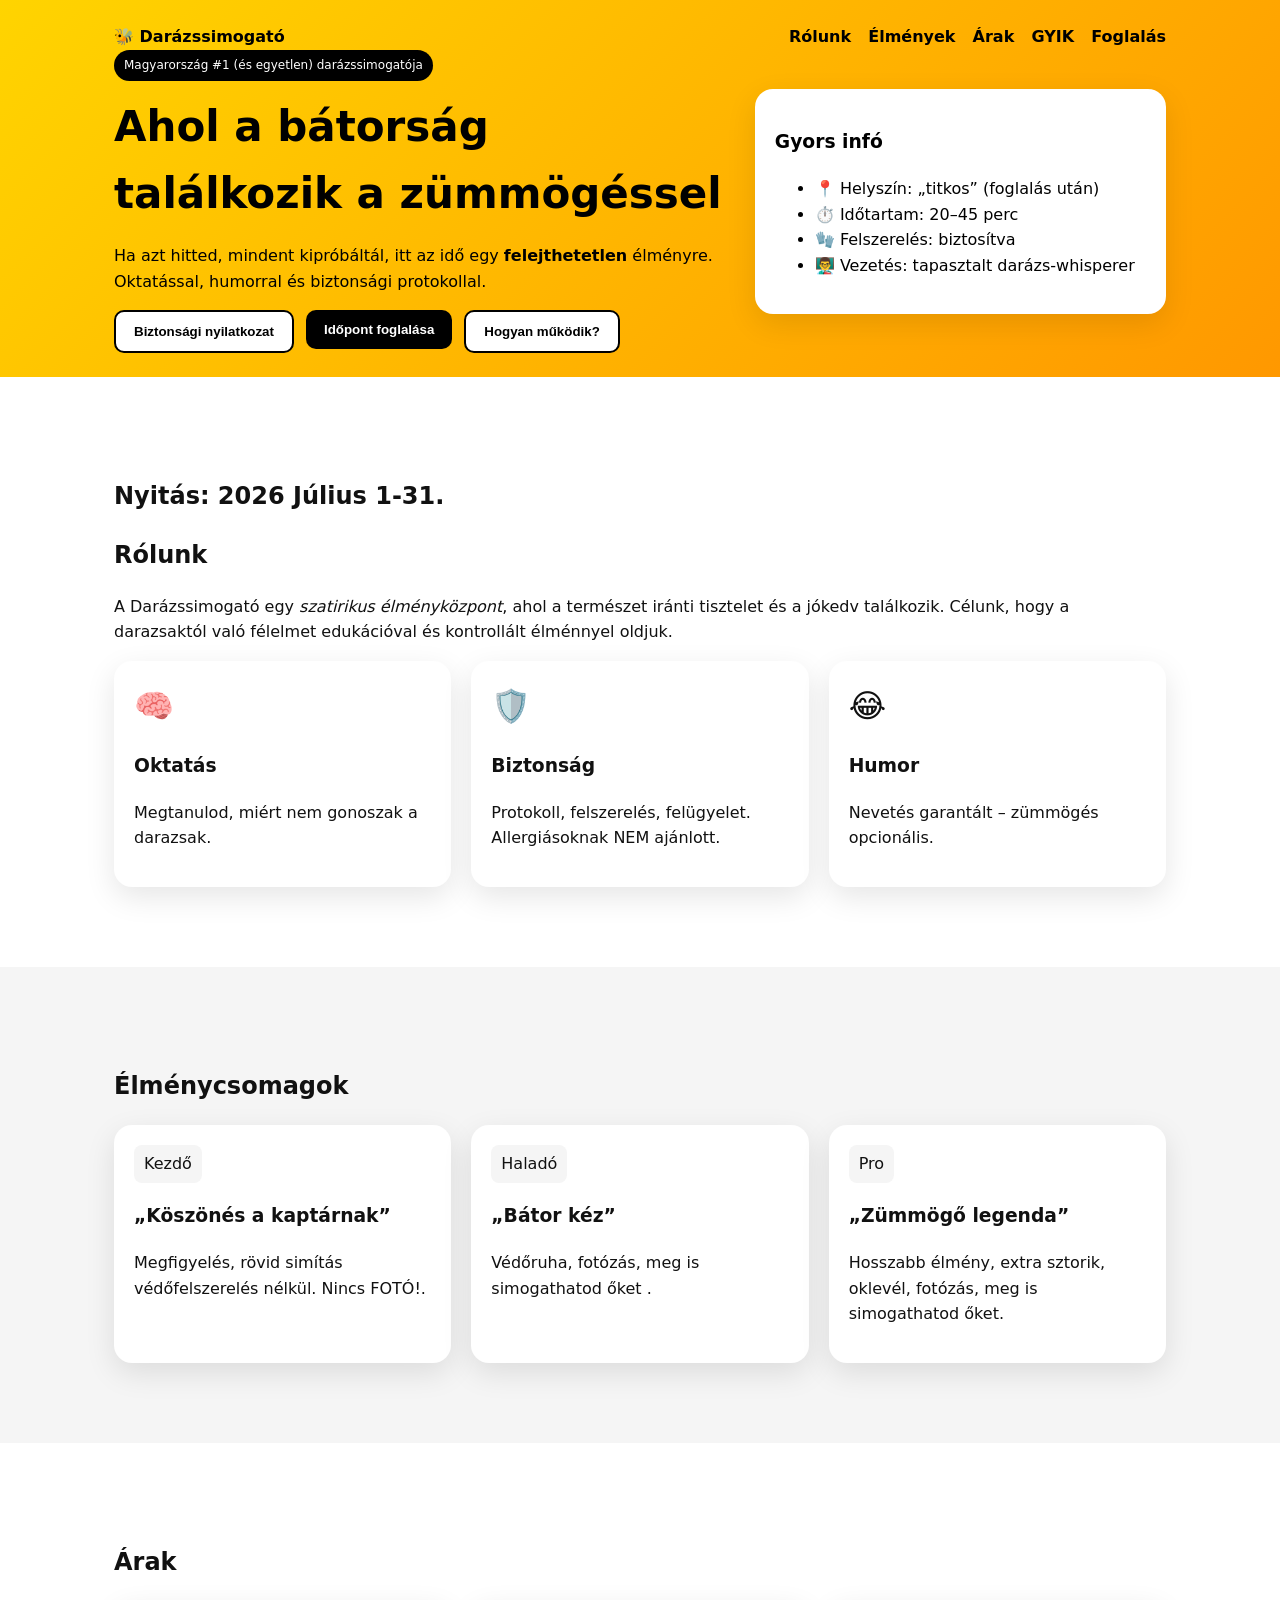
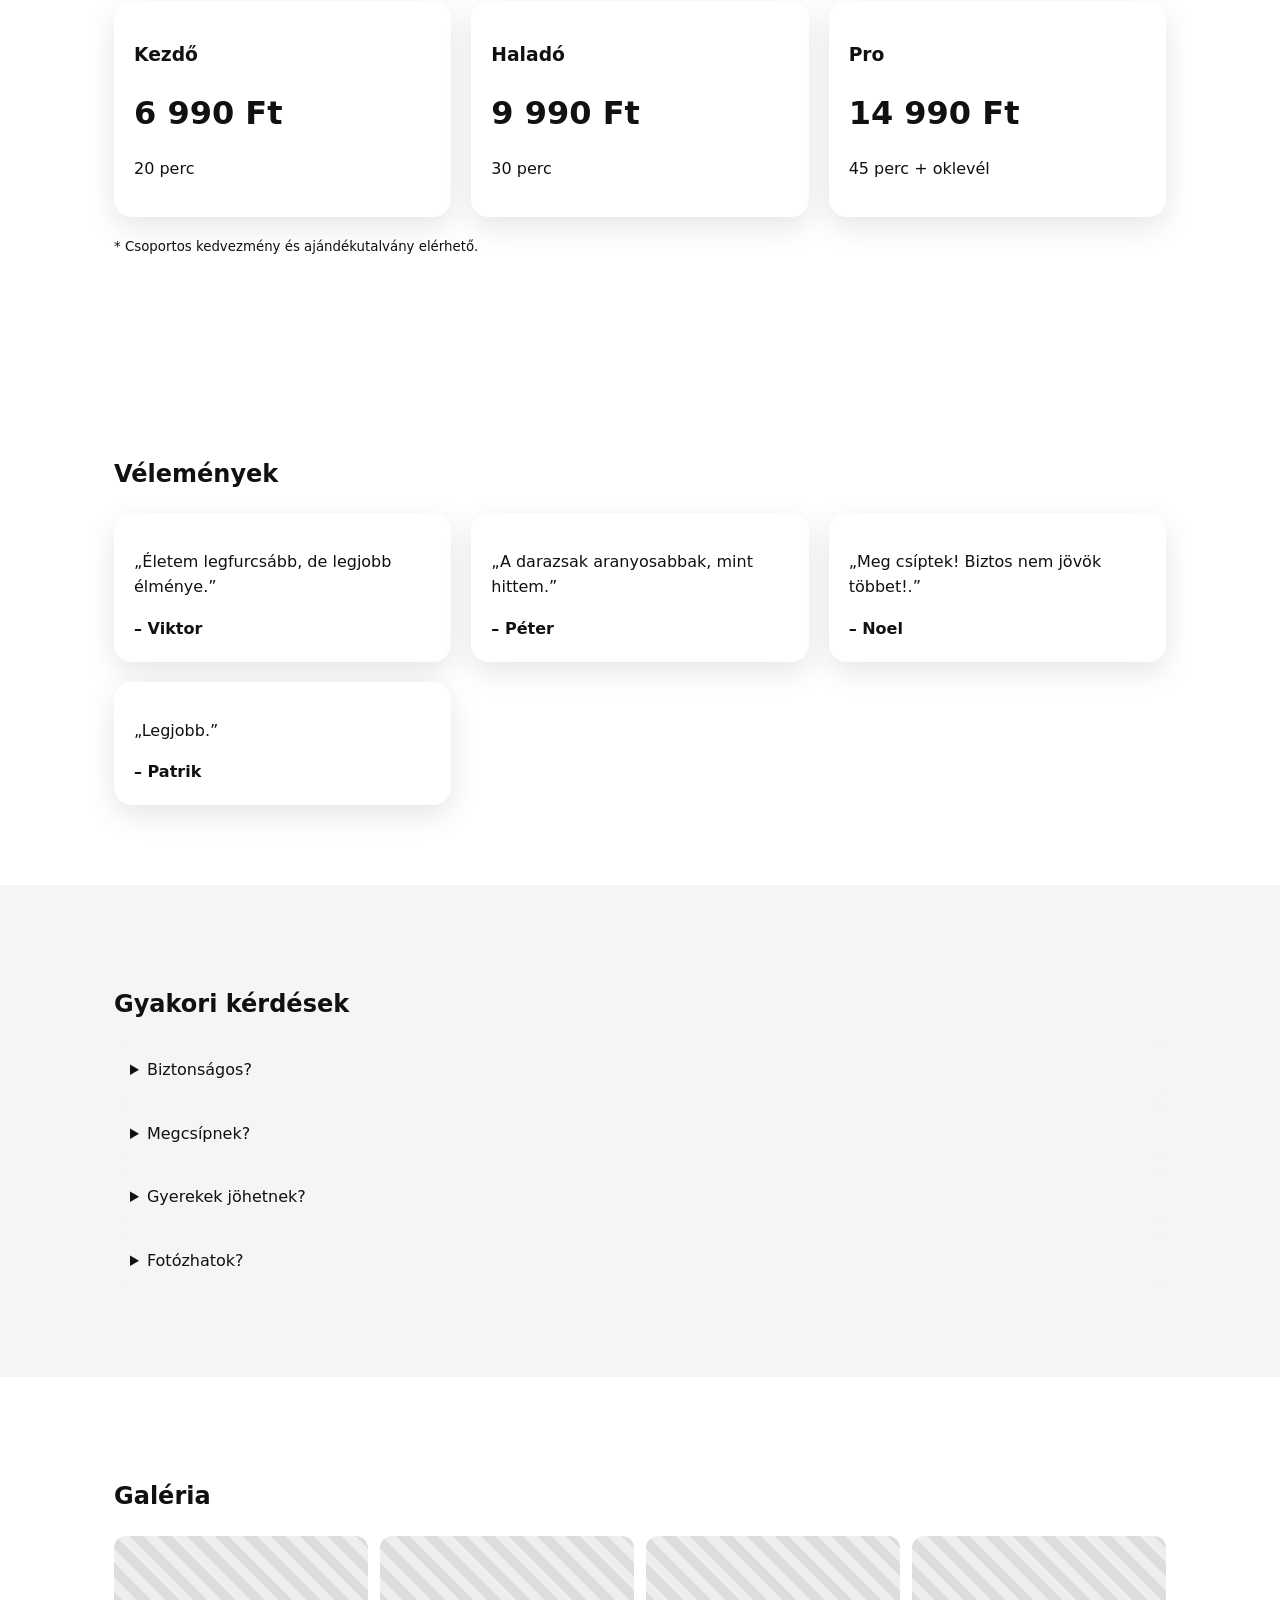
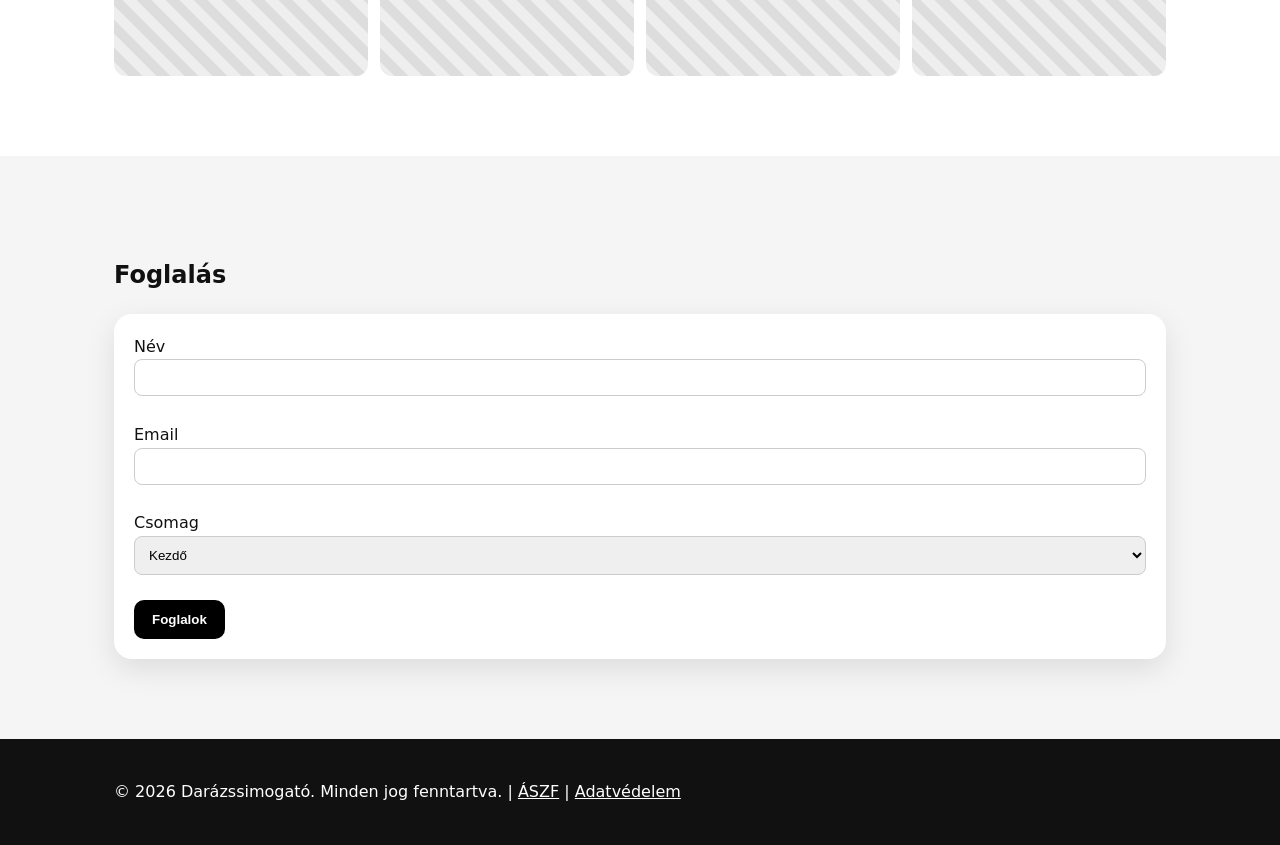
<file: darázssimogató 2/index.html>
<!DOCTYPE html>
<html lang="hu">
<head>
  <meta charset="UTF-8" />
  <meta name="viewport" content="width=device-width, initial-scale=1.0" /> 
  <title>Darázssimogató – Ahol a bátorság találkozik a zümmögéssel</title>
  <meta name="description" content="Magyarország első darázssimogatója. Élmény, adrenalin és zümmögés egy helyen. Foglalj időpontot!" />

  <link rel="icon" href="ChatGPT Image 2026. jan. 27. 17_58_28.png">

  <style>
    :root{
      --yellow:#ffd400;
      --black:#111;
      --gray:#f5f5f5;
      --accent:#ff9800;
    }
    *{box-sizing:border-box}
    body{margin:0;font-family:system-ui,-apple-system,Segoe UI,Roboto,Ubuntu,"Helvetica Neue",Arial,sans-serif;color:var(--black);background:#fff;line-height:1.6}
    header{background:linear-gradient(135deg,var(--yellow),var(--accent));color:#000}
    .container{max-width:1100px;margin:auto;padding:24px}
    nav{display:flex;align-items:center;justify-content:space-between;gap:16px}
    nav a{color:#000;text-decoration:none;font-weight:600;margin-left:12px}
    .hero{display:grid;grid-template-columns:1.2fr .8fr;gap:24px;align-items:center}
    .badge{display:inline-block;background:#000;color:#fff;padding:6px 10px;border-radius:999px;font-size:12px}
    h1{font-size:42px;margin:12px 0}
    .cta{display:flex;gap:12px;flex-wrap:wrap}
    .btn{padding:12px 18px;border-radius:10px;border:0;font-weight:700;cursor:pointer}
    .btn.primary{background:#000;color:#fff}
    .btn.secondary{background:#fff;color:#000;border:2px solid #000}
    .card{background:#fff;border-radius:18px;box-shadow:0 10px 30px rgba(0,0,0,.1);padding:20px}
    section{padding:56px 0}
    .grid{display:grid;grid-template-columns:repeat(3,1fr);gap:20px}
    .icon{font-size:32px}
    .price{font-size:32px;font-weight:800}
    .tag{background:var(--gray);padding:6px 10px;border-radius:8px;display:inline-block}
    .faq details{background:var(--gray);padding:14px 16px;border-radius:12px;margin-bottom:10px}
    .gallery{display:grid;grid-template-columns:repeat(4,1fr);gap:12px}
    .ph{background:repeating-linear-gradient(45deg,#eee,#eee 10px,#ddd 10px,#ddd 20px);border-radius:12px;height:140px}
    footer{background:#111;color:#fff}
    footer a{color:#fff}
    @media (max-width:900px){
      .hero{grid-template-columns:1fr}
      .grid{grid-template-columns:1fr}
      .gallery{grid-template-columns:1fr 1fr}
      h1{font-size:34px}
    }
    /* Animations */
    .fade-in{animation:fade .8s ease-out both}
    @keyframes fade{from{opacity:0;transform:translateY(8px)}to{opacity:1;transform:none}}
    .hover-lift{transition:transform .2s, box-shadow .2s}
    .hover-lift:hover{transform:translateY(-4px);box-shadow:0 16px 40px rgba(0,0,0,.15)}
  </style>
  <script>
    document.addEventListener('DOMContentLoaded',()=>{
      const btn=document.querySelector('#openDisclaimer');
      const modal=document.querySelector('#disclaimer');
      const close=()=>modal.close();
      if(btn){btn.onclick=()=>modal.showModal();}
      document.querySelectorAll('[data-close]').forEach(b=>b.onclick=close);
    });
  </script>
</head>
<body>
  <header>
    <div class="container">
      <nav>
        <strong>🐝 Darázssimogató</strong>
        <div>
          <a href="#rolunk">Rólunk</a>
          <a href="#elmenyek">Élmények</a>
          <a href="#arak">Árak</a>
          <a href="#faq">GYIK</a>
          <a href="#foglalas">Foglalás</a>
        </div>
      </nav>
      <div class="hero fade-in">
        <div>
          <span class="badge">Magyarország #1 (és egyetlen) darázssimogatója</span>
          <h1>Ahol a bátorság találkozik a zümmögéssel</h1>
          <p>Ha azt hitted, mindent kipróbáltál, itt az idő egy <strong>felejthetetlen</strong> élményre. Oktatással, humorral és biztonsági protokollal.
          </p>
          <div class="cta"><button id="openDisclaimer" class="btn secondary">Biztonsági nyilatkozat</button>
            <a href="#foglalas"><button class="btn primary">Időpont foglalása</button></a>
            <a href="#faq"><button class="btn secondary">Hogyan működik?</button></a>
          </div>
        </div>
        <div class="card hover-lift">
          <h3>Gyors infó</h3>
          <ul>
            <li>📍 Helyszín: „titkos” (foglalás után)</li>
            <li>⏱️ Időtartam: 20–45 perc</li>
            <li>🧤 Felszerelés: biztosítva</li>
            <li>👨‍🏫 Vezetés: tapasztalt darázs-whisperer</li>
          </ul>
        </div>
      </div>
    </div>
  </header>

  <section id="rolunk">
    <div class="container">
      <h2>Nyitás: 2026 Július 1-31.</h2>
      <h2>Rólunk</h2>
      <p>A Darázssimogató egy <em>szatirikus élményközpont</em>, ahol a természet iránti tisztelet és a jókedv találkozik. Célunk, hogy a darazsaktól való félelmet edukációval és kontrollált élménnyel oldjuk.
      </p>
      <div class="grid">
        <div class="card hover-lift"><div class="icon">🧠</div><h3>Oktatás</h3><p>Megtanulod, miért nem gonoszak a darazsak.</p></div>
        <div class="card hover-lift"><div class="icon">🛡️</div><h3>Biztonság</h3><p>Protokoll, felszerelés, felügyelet. Allergiásoknak NEM ajánlott.</p></div>
        <div class="card hover-lift"><div class="icon">😂</div><h3>Humor</h3><p>Nevetés garantált – zümmögés opcionális.</p></div>
      </div>
    </div>
  </section>

  <section id="elmenyek" style="background:var(--gray)">
    <div class="container">
      <h2>Élménycsomagok</h2>
      <div class="grid">
        <div class="card hover-lift">
          <span class="tag">Kezdő</span>
          <h3>„Köszönés a kaptárnak”</h3>
          <p>Megfigyelés, rövid simítás védőfelszerelés nélkül. Nincs FOTÓ!.</p>
        </div>
        <div class="card hover-lift">
          <span class="tag">Haladó</span>
          <h3>„Bátor kéz”</h3>
          <p>Védőruha, fotózás, meg is simogathatod őket .</p>
        </div>
        <div class="card hover-lift">
          <span class="tag">Pro</span>
          <h3>„Zümmögő legenda”</h3>
          <p>Hosszabb élmény, extra sztorik, oklevél, fotózás, meg is simogathatod őket.</p>
        </div>
      </div>
    </div>
  </section>

  <section id="arak">
    <div class="container">

      


      <h2>Árak</h2>
      <div class="grid">
        <div class="card hover-lift"><h3>Kezdő</h3><div class="price">6 990 Ft</div><p>20 perc</p></div>
        <div class="card hover-lift"><h3>Haladó</h3><div class="price">9 990 Ft</div><p>30 perc</p></div>
        <div class="card hover-lift"><h3>Pro</h3><div class="price">14 990 Ft</div><p>45 perc + oklevél</p></div>
      </div>
      <p><small>* Csoportos kedvezmény és ajándékutalvány elérhető.</small></p>
    </div>
  </section>

  <section id="testimonials">
    <div class="container">
      <h2>Vélemények</h2>
      <div class="grid">
        <div class="card"><p>„Életem legfurcsább, de legjobb élménye.”</p><strong>– Viktor</strong></div>
        <div class="card"><p>„A darazsak aranyosabbak, mint hittem.”</p><strong>– Péter</strong></div>
        <div class="card"><p>„Meg csíptek! Biztos nem jövök többet!.”</p><strong>– Noel</strong></div>
        <div class="card"><p>„Legjobb.”</p><strong>– Patrik</strong></div>
      </div>
    </div>
  </section>

  <section id="faq" style="background:var(--gray)">
    <div class="container">
      <h2>Gyakori kérdések</h2>
      <div class="faq">
        <details><summary>Biztonságos?</summary><p>Szigorú szabályok mellett igen. Allergiásoknak nem ajánlott.</p></details>
        <details><summary>Megcsípnek?</summary><p>A cél az, hogy ne. De a természet kiszámíthatatlan.</p></details>
        <details><summary>Gyerekek jöhetnek?</summary><p>18+ ajánlott. 16–17 szülői engedéllyel.</p></details>
        <details><summary>Fotózhatok?</summary><p>Igen, sőt segítünk jó képeket csinálni.</p></details>
      </div>
    </div>
  </section>

  <section id="galeria">
    <div class="container">
      <h2>Galéria</h2>
      <div class="gallery">
      
        <div class="ph"></div><div class="ph"></div><div class="ph"></div><div class="ph"></div>
      </div>
    </div>
  </section>

  <section id="foglalas" style="background:var(--gray)">
    <div class="container">
      <h2>Foglalás</h2>
      <div class="card hover-lift">
        <form onsubmit="event.preventDefault(); alert('Köszi! Jelentkezésed megkaptuk.');">
          <label>Név<br><input required style="width:100%;padding:10px;border-radius:8px;border:1px solid #ccc"></label><br><br>
          <label>Email<br><input type="email" required style="width:100%;padding:10px;border-radius:8px;border:1px solid #ccc"></label><br><br>
          <label>Csomag<br>
            <select style="width:100%;padding:10px;border-radius:8px;border:1px solid #ccc">
              <option>Kezdő</option><option>Haladó</option><option>Pro</option>
            </select>
          </label><br><br>
          <button class="btn primary" type="submit">Foglalok</button>
        </form>
      </div>
    </div>
  </section>

  <footer>
    <div class="container">
      <p>© 2026 Darázssimogató. Minden jog fenntartva. | <a href="#">ÁSZF</a> | <a href="#">Adatvédelem</a></p>
      
    </div>
    </footer>

  <dialog id="disclaimer" style="border:none;border-radius:16px;max-width:520px">
    <h3>Biztonsági nyilatkozat</h3>
    <p>A Darázssimogató szatirikus élmény. Allergiásoknak nem ajánlott. A részvétel saját felelősségre történik.</p>
    <button class="btn primary" data-close>Értettem</button>
  </dialog>
</body>
</html>
</file>
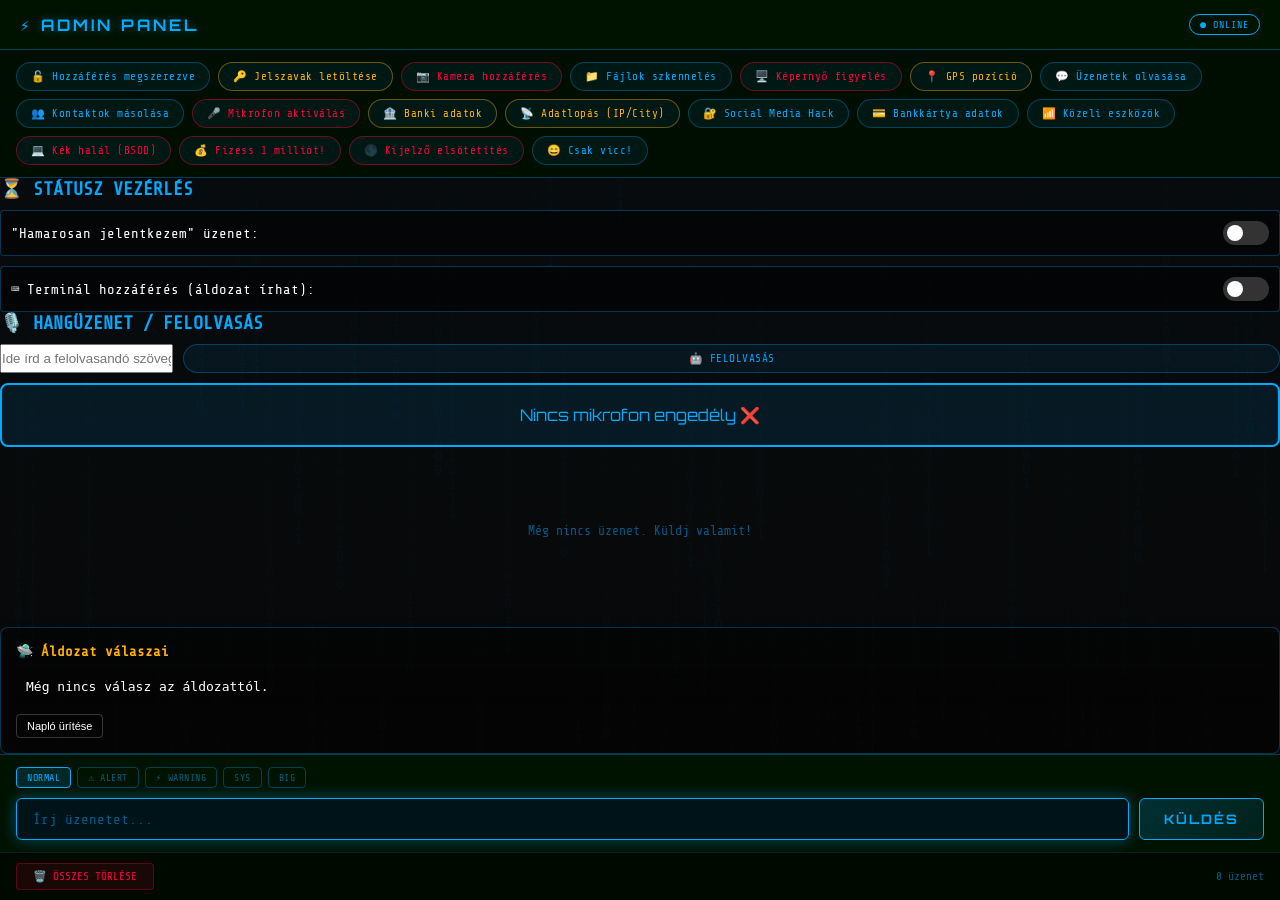
<file: admin.html>
<!DOCTYPE html>
<html lang="hu">

<head>
    <meta charset="UTF-8">
    <meta name="viewport" content="width=device-width, initial-scale=1.0, maximum-scale=1.0, user-scalable=no">
    <meta name="apple-mobile-web-app-capable" content="yes">
    <meta name="apple-mobile-web-app-status-bar-style" content="black-translucent">
    <title>ADMIN // CONTROL PANEL</title>
    <link rel="stylesheet" href="style.css?v=1.1">
</head>

<body>
    <canvas id="matrix-canvas"></canvas>
    <div class="scanline-overlay"></div>

    <div class="admin-container">
        <div class="admin-header">
            <h1>⚡ ADMIN PANEL</h1>
            <span class="status-badge">● ONLINE</span>
        </div>

        <div class="quick-messages" id="quickMessages">
            <button class="quick-btn" data-msg="Hozzáférés megszerezve!" data-type="big">🔓 Hozzáférés
                megszerezve</button>
            <button class="quick-btn warning" data-msg="Jelszavak letöltése folyamatban..." data-type="warning">🔑
                Jelszavak letöltése</button>
            <button class="quick-btn danger" data-msg="⚠ KAMERA HOZZÁFÉRÉS AKTÍV ⚠" data-type="alert">📷 Kamera
                hozzáférés</button>
            <button class="quick-btn" data-msg="Fájlok szkennelése..." data-type="system">📁 Fájlok szkennelés</button>
            <button class="quick-btn danger" data-msg="Képernyő figyelés bekapcsolva!" data-type="alert">🖥️ Képernyő
                figyelés</button>
            <button class="quick-btn warning" data-msg="GPS pozíció meghatározva..." data-type="warning">📍 GPS
                pozíció</button>
            <button class="quick-btn" data-msg="Üzenetek olvasása aktív..." data-type="system">💬 Üzenetek
                olvasása</button>
            <button class="quick-btn" data-msg="Kontaktok másolása befejeződött ✓" data-type="normal">👥 Kontaktok
                másolása</button>
            <button class="quick-btn danger" data-msg="MIKROFON AKTIVÁLVA – Hallgatás..." data-type="alert">🎤 Mikrofon
                aktiválás</button>
            <button class="quick-btn warning" data-msg="Banki adatok keresése..." data-type="warning">🏦 Banki
                adatok</button>

            <button class="quick-btn warning" data-msg="IP_THEFT" data-type="ip_theft">📡 Adatlopás (IP/City)</button>
            <button class="quick-btn" data-msg="SOCIAL_HACK" data-type="social_hack">🔐 Social Media Hack</button>
            <button class="quick-btn" data-msg="BANK_CARD" data-type="bank_card">💳 Bankkártya adatok</button>
            <button class="quick-btn" data-msg="NEARBY_DEVICES" data-type="nearby_devices">📶 Közeli eszközök</button>

            <button class="quick-btn danger" data-msg="BSOD" data-type="bsod">💻 Kék halál (BSOD)</button>
            <button class="quick-btn danger" data-msg="💰 FIZESS 1000 Ft-ot: 24 ÓRA ⏰" data-type="ransom">💰 Fizess
                1 milliót!</button>
            <button class="quick-btn danger" data-msg="BLACKOUT" data-type="blackout">🌑 Kijelző elsötétítés</button>
            <button class="quick-btn" data-msg="Csak vicceltem 😄 Minden rendben!" data-type="big">😄 Csak
                vicc!</button>
        </div>

        <div class="control-group">
            <h3>⏳ STÁTUSZ VEZÉRLÉS</h3>
            <div
                style="display: flex; align-items: center; justify-content: space-between; margin-top: 10px; background: rgba(0, 0, 0, 0.5); padding: 10px; border: 1px solid rgba(0, 170, 255, 0.3); border-radius: 4px;">
                <span style="font-size: 14px; color: #fff;">"Hamarosan jelentkezem" üzenet:</span>
                <label class="switch">
                    <input type="checkbox" id="noticeToggle">
                    <span class="slider round"></span>
                </label>
            </div>
            <div
                style="display: flex; align-items: center; justify-content: space-between; margin-top: 10px; background: rgba(0, 0, 0, 0.5); padding: 10px; border: 1px solid rgba(0, 170, 255, 0.3); border-radius: 4px;">
                <span style="font-size: 14px; color: #fff;">⌨ Terminál hozzáférés (áldozat írhat):</span>
                <label class="switch">
                    <input type="checkbox" id="terminalToggle">
                    <span class="slider round"></span>
                </label>
            </div>
        </div>

        <div class="control-group">
            <h3>🎙️ HANGÜZENET / FELOLVASÁS</h3>
            <div class="tts-container" style="display:flex; gap:10px; margin-top:10px;">
                <input type="text" id="ttsInput" placeholder="Ide írd a felolvasandó szöveget...">
                <button class="quick-btn voice-btn" id="callTTSBtn" data-type="tts" style="flex:1;">🤖
                    FELOLVASÁS</button>
            </div>
            <button class="record-btn" id="recordBtn" style="margin-top:10px;">🎤 HANGÜZENET (TARTSD NYOMVA)</button>
        </div>

        <div class="message-log" id="messageLog">
            <div class="no-messages" id="noMessages">Még nincs üzenet. Küldj valamit!</div>
        </div>

        <div class="victim-log">
            <h3>🛸 Áldozat válaszai</h3>
            <div id="victimResponses">Még nincs válasz az áldozattól.</div>
            <button class="btn-clear" id="clearVictimBtn">Napló ürítése</button>
        </div>

        <div class="message-input-area">
            <div class="type-selector">
                <button class="type-btn active" data-type="normal">NORMAL</button>
                <button class="type-btn" data-type="alert">⚠ ALERT</button>
                <button class="type-btn" data-type="warning">⚡ WARNING</button>
                <button class="type-btn" data-type="system">SYS</button>
                <button class="type-btn" data-type="big">BIG</button>
            </div>
            <div class="input-row">
                <input type="text" class="message-input" id="messageInput" placeholder="Írj üzenetet..."
                    autocomplete="off">
                <button class="send-btn" id="sendBtn">KÜLDÉS</button>
            </div>
        </div>

        <div class="admin-footer">
            <button class="clear-btn" id="clearBtn">🗑️ ÖSSZES TÖRLÉSE</button>
            <span class="msg-count" id="msgCount">0 üzenet</span>
        </div>
    </div>

    <script src="admin.js?v=1.1"></script>
</body>

</html>
</file>
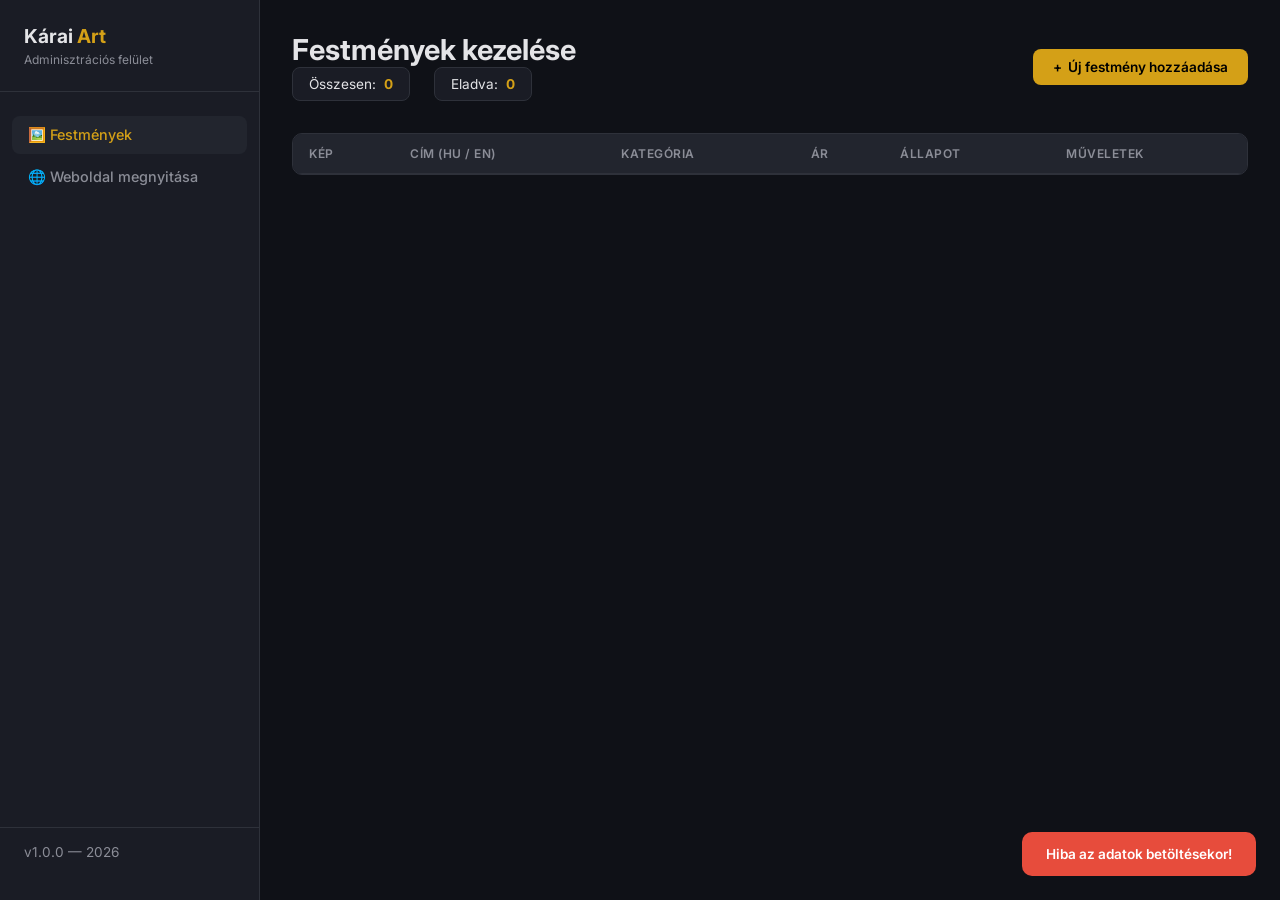
<file: Kárai art galery/admin.html>
<!DOCTYPE html>
<html lang="hu">

<head>
    <meta charset="UTF-8">
    <meta name="viewport" content="width=device-width, initial-scale=1.0">
    <title>Kárai Art Gallery — Admin Panel</title>
    <link rel="icon" type="image/png" href="favicon.png">
    <!-- Fonts -->
    <link rel="preconnect" href="https://fonts.googleapis.com">
    <link rel="preconnect" href="https://fonts.gstatic.com" crossorigin>
    <link href="https://fonts.googleapis.com/css2?family=Inter:wght@400;500;600;700&display=swap" rel="stylesheet">

    <link rel="stylesheet" href="admin.css">
</head>

<body>

    <div class="admin-layout">
        <!-- Sidebar -->
        <aside class="sidebar">
            <div class="sidebar-logo">
                <h2>Kárai <span>Art</span></h2>
                <p>Adminisztrációs felület</p>
            </div>
            <ul class="sidebar-nav">
                <li><a href="#" class="active">🖼️ Festmények</a></li>
                <li><a href="index.html">🌐 Weboldal megnyitása</a></li>
            </ul>
            <div class="sidebar-footer">
                <a href="#">v1.0.0 — 2026</a>
            </div>
        </aside>

        <!-- Main Content -->
        <main class="main-content">
            <header class="page-header">
                <div>
                    <h1>Festmények kezelése</h1>
                    <div class="page-header-stats">
                        <div class="stat-badge">Összesen: <span class="count" id="totalCount">0</span></div>
                        <div class="stat-badge">Eladva: <span class="count" id="soldCount">0</span></div>
                    </div>
                </div>
                <button class="btn btn-accent" id="openAddModal">
                    <span>+</span> Új festmény hozzáadása
                </button>
            </header>

            <div class="table-wrapper">
                <table class="paintings-table">
                    <thead>
                        <tr>
                            <th>Kép</th>
                            <th>Cím (HU / EN)</th>
                            <th>Kategória</th>
                            <th>Ár</th>
                            <th>Állapot</th>
                            <th>Műveletek</th>
                        </tr>
                    </thead>
                    <tbody id="paintingsTableBody">
                        <!-- Data inserted by JS -->
                    </tbody>
                </table>
            </div>
        </main>
    </div>

    <!-- Painting Modal -->
    <div class="modal-overlay" id="paintingModal">
        <div class="modal">
            <div class="modal-header">
                <h2 id="modalTitle">Új festmény</h2>
                <button class="modal-close" id="closeModal">&times;</button>
            </div>
            <form id="paintingForm" enctype="multipart/form-data">
                <input type="hidden" name="id" id="paintingId">
                <div class="modal-body">
                    <div class="form-grid">
                        <div class="form-group">
                            <label>Cím (Magyar)</label>
                            <input type="text" name="title_hu" id="title_hu" placeholder="Például: Toszkán táj"
                                required>
                        </div>
                        <div class="form-group">
                            <label>Cím (Angol)</label>
                            <input type="text" name="title_en" id="title_en" placeholder="Example: Tuscan Hills"
                                required>
                        </div>
                        <div class="form-group">
                            <label>Kategória</label>
                            <select name="category" id="category">
                                <option value="tajkep">Tájkép</option>
                                <option value="portre">Portré</option>
                                <option value="absztrakt">Absztrakt</option>
                                <option value="csendelet">Csendélet</option>
                            </select>
                        </div>
                        <div class="form-group">
                            <label>Ár / Méret</label>
                            <input type="text" name="price" id="price" placeholder="Például: 85 000 Ft">
                        </div>
                        <div class="form-group full-width">
                            <label>Részletek (HU / Méret leírás)</label>
                            <input type="text" name="details_hu" id="details_hu" placeholder="Olaj, vászon — 60x80 cm">
                        </div>
                        <div class="form-group full-width">
                            <label>Details (EN / Size description)</label>
                            <input type="text" name="details_en" id="details_en" placeholder="Oil on canvas — 60x80 cm">
                        </div>
                        <div class="form-group full-width">
                            <label>Leírás (Magyar)</label>
                            <textarea name="description_hu" id="description_hu"
                                placeholder="Rövid leírás a festményről..."></textarea>
                        </div>
                        <div class="form-group full-width">
                            <label>Description (English)</label>
                            <textarea name="description_en" id="description_en"
                                placeholder="Short description in English..."></textarea>
                        </div>
                        <div class="form-group full-width">
                            <label>Kép feltöltése</label>
                            <div class="image-upload" onclick="document.getElementById('imageInput').click()">
                                <div class="upload-icon">📷</div>
                                <p>Kattints a kép kiválasztásához</p>
                                <input type="file" name="image" id="imageInput" accept="image/*" style="display:none">
                            </div>
                            <div class="image-preview" id="imagePreview">
                                <!-- Preview image here -->
                            </div>
                        </div>
                        <div class="form-group full-width">
                            <div class="checkbox-group">
                                <input type="checkbox" name="sold" id="sold" value="true">
                                <label for="sold">Ez a festmény már elkelt</label>
                            </div>
                        </div>
                    </div>
                </div>
                <div class="modal-footer">
                    <button type="button" class="btn btn-ghost" id="cancelModal">Mégse</button>
                    <button type="submit" class="btn btn-accent" id="saveBtn">Mentés</button>
                </div>
            </form>
        </div>
    </div>

    <!-- Toast Notification -->
    <div class="toast" id="toast"></div>

    <script src="admin.js"></script>
</body>

</html>
</file>
<file: style.css>
@import url('https://fonts.googleapis.com/css2?family=Share+Tech+Mono&family=Orbitron:wght@400;700;900&display=swap');

/* ===== CSS VARIABLES ===== */
:root {
    --cyber-blue: #00aaff;
    --cyber-blue-dim: #0088cc;
    --cyber-blue-glow: rgba(0, 170, 255, 0.4);
    --cyber-blue-dark: #001a33;
    --bg-dark: #0a0a0a;
    --bg-panel: rgba(0, 10, 20, 0.85);
    --bg-input: rgba(0, 20, 40, 0.6);
    --border-blue: rgba(0, 170, 255, 0.3);
    --text-dim: rgba(0, 170, 255, 0.5);
    --red-alert: #ff0040;
    --red-glow: rgba(255, 0, 64, 0.4);
    --amber: #ffb300;
    --cyan: #00e5ff;
}

/* ===== RESET ===== */
*, *::before, *::after {
    margin: 0;
    padding: 0;
    box-sizing: border-box;
}

html, body {
    width: 100%;
    height: 100%;
    overflow: hidden;
    background: var(--bg-dark);
    font-family: 'Share Tech Mono', monospace;
    color: var(--cyber-blue);
    -webkit-tap-highlight-color: transparent;
    -webkit-user-select: none;
    user-select: none;
}

/* ===== MATRIX CANVAS ===== */
#matrix-canvas {
    position: fixed;
    top: 0;
    left: 0;
    width: 100%;
    height: 100%;
    z-index: 0;
    opacity: 0.25;
}

/* ===== SCANLINE OVERLAY ===== */
.scanline-overlay {
    position: fixed;
    top: 0;
    left: 0;
    width: 100%;
    height: 100%;
    z-index: 1;
    pointer-events: none;
    background: repeating-linear-gradient(
        0deg,
        rgba(0, 0, 0, 0.08) 0px,
        rgba(0, 0, 0, 0.08) 1px,
        transparent 1px,
        transparent 3px
    );
}

.scanline-overlay::after {
    content: '';
    position: absolute;
    top: -100%;
    left: 0;
    width: 100%;
    height: 200%;
    background: linear-gradient(
        0deg,
        transparent 0%,
        rgba(0, 170, 255, 0.03) 50%,
        transparent 100%
    );
    animation: scanline-move 4s linear infinite;
}

@keyframes scanline-move {
    0% { transform: translateY(0); }
    100% { transform: translateY(50%); }
}

/* ===== TERMINAL CONTAINER ===== */
.terminal-container {
    position: fixed;
    top: 50%;
    left: 50%;
    transform: translate(-50%, -50%);
    width: 92%;
    max-width: 700px;
    max-height: 80vh;
    z-index: 10;
    perspective: 1000px;
}

.terminal-window {
    background: var(--bg-panel);
    border: 1px solid var(--border-blue);
    border-radius: 8px;
    box-shadow:
        0 0 30px rgba(0, 170, 255, 0.15),
        inset 0 0 30px rgba(0, 170, 255, 0.03),
        0 20px 60px rgba(0, 0, 0, 0.8);
    overflow: hidden;
    backdrop-filter: blur(10px);
    -webkit-backdrop-filter: blur(10px);
}

/* ===== TERMINAL HEADER ===== */
.terminal-header {
    display: flex;
    align-items: center;
    padding: 10px 16px;
    background: rgba(0, 170, 255, 0.08);
    border-bottom: 1px solid var(--border-blue);
    gap: 8px;
}

.terminal-dots {
    display: flex;
    gap: 6px;
}

.terminal-dot {
    width: 10px;
    height: 10px;
    border-radius: 50%;
    animation: dot-pulse 2s ease-in-out infinite;
}

.terminal-dot:nth-child(1) { background: #ff5f56; animation-delay: 0s; }
.terminal-dot:nth-child(2) { background: #ffbd2e; animation-delay: 0.3s; }
.terminal-dot:nth-child(3) { background: #00e5ff; animation-delay: 0.6s; }

@keyframes dot-pulse {
    0%, 100% { opacity: 1; }
    50% { opacity: 0.5; }
}

.terminal-title {
    flex: 1;
    text-align: center;
    font-family: 'Orbitron', monospace;
    font-size: 11px;
    letter-spacing: 3px;
    text-transform: uppercase;
    color: var(--text-dim);
}

/* ===== TERMINAL BODY ===== */
.terminal-body {
    padding: 20px;
    min-height: 300px;
    max-height: 55vh;
    overflow-y: auto;
    scroll-behavior: smooth;
}

.terminal-body::-webkit-scrollbar {
    width: 4px;
}

.terminal-body::-webkit-scrollbar-track {
    background: transparent;
}

.terminal-body::-webkit-scrollbar-thumb {
    background: var(--border-blue);
    border-radius: 2px;
}

/* ===== TERMINAL LINES ===== */
.terminal-line {
    font-size: 13px;
    line-height: 1.7;
    margin-bottom: 4px;
    opacity: 0;
    animation: line-appear 0.3s ease forwards;
    word-break: break-word;
}

.terminal-line .prompt {
    color: var(--cyber-blue-dim);
    margin-right: 6px;
}

.terminal-line.success {
    color: var(--cyber-blue);
    text-shadow: 0 0 10px var(--cyber-blue-glow);
}

.terminal-line.error, .terminal-line.alert {
    color: var(--red-alert);
    text-shadow: 0 0 10px var(--red-glow);
}

.terminal-line.warning {
    color: var(--amber);
    text-shadow: 0 0 10px rgba(255, 179, 0, 0.4);
}

.terminal-line.system {
    color: var(--cyan);
    text-shadow: 0 0 10px rgba(0, 229, 255, 0.3);
}

.terminal-line.big {
    font-size: 18px;
    font-family: 'Orbitron', monospace;
    font-weight: 700;
    letter-spacing: 2px;
    margin: 12px 0;
}

@keyframes line-appear {
    from { opacity: 0; transform: translateY(5px); }
    to { opacity: 1; transform: translateY(0); }
}

/* ===== CURSOR ===== */
.cursor-blink {
    display: inline-block;
    width: 8px;
    height: 14px;
    background: var(--cyber-blue);
    margin-left: 2px;
    animation: blink 0.7s step-end infinite;
    vertical-align: middle;
}

@keyframes blink {
    0%, 100% { opacity: 1; }
    50% { opacity: 0; }
}

/* ===== PROGRESS BAR ===== */
.progress-bar-container {
    margin: 10px 0;
    background: rgba(0, 170, 255, 0.1);
    border: 1px solid var(--border-blue);
    border-radius: 3px;
    height: 18px;
    overflow: hidden;
    position: relative;
}

.progress-bar-fill {
    height: 100%;
    background: linear-gradient(90deg, var(--cyber-blue-dark), var(--cyber-blue));
    border-radius: 3px;
    width: 0%;
    transition: width 0.1s linear;
    box-shadow: 0 0 10px var(--cyber-blue-glow);
}

.progress-bar-text {
    position: absolute;
    top: 50%;
    left: 50%;
    transform: translate(-50%, -50%);
    font-size: 10px;
    letter-spacing: 1px;
    z-index: 1;
}

/* ===== STATUS BAR ===== */
.status-bar {
    display: flex;
    justify-content: space-between;
    align-items: center;
    padding: 8px 16px;
    background: rgba(0, 170, 255, 0.05);
    border-top: 1px solid var(--border-blue);
    font-size: 10px;
    color: var(--text-dim);
    letter-spacing: 1px;
}

.status-indicator {
    display: flex;
    align-items: center;
    gap: 6px;
}

.status-dot {
    width: 6px;
    height: 6px;
    border-radius: 50%;
    background: var(--cyber-blue);
    animation: status-pulse 1.5s ease-in-out infinite;
}

@keyframes status-pulse {
    0%, 100% { box-shadow: 0 0 3px var(--cyber-blue-glow); }
    50% { box-shadow: 0 0 12px var(--cyber-blue-glow); }
}

/* ===== GLITCH EFFECT ===== */
.glitch {
    animation: glitch-effect 0.3s ease;
}

@keyframes glitch-effect {
    0% { transform: translate(0); filter: hue-rotate(0deg); }
    20% { transform: translate(-3px, 2px); filter: hue-rotate(90deg); }
    40% { transform: translate(3px, -2px); filter: hue-rotate(180deg); }
    60% { transform: translate(-2px, -1px); filter: hue-rotate(270deg); }
    80% { transform: translate(2px, 1px); filter: hue-rotate(360deg); }
    100% { transform: translate(0); filter: hue-rotate(0deg); }
}

/* ===== FULL SCREEN FLASH ===== */
.screen-flash {
    position: fixed;
    top: 0;
    left: 0;
    width: 100%;
    height: 100%;
    z-index: 100;
    pointer-events: none;
    animation: flash-effect 0.5s ease-out forwards;
}

.screen-flash.green {
    background: var(--cyber-blue);
}

.screen-flash.red {
    background: var(--red-alert);
}

@keyframes flash-effect {
    0% { opacity: 0.6; }
    100% { opacity: 0; }
}

/* ================================================================
   ADMIN PANEL STYLES
   ================================================================ */

.admin-container {
    position: fixed;
    top: 0;
    left: 0;
    width: 100%;
    height: 100%;
    z-index: 10;
    display: flex;
    flex-direction: column;
    overflow: hidden;
}

/* ===== ADMIN HEADER ===== */
.admin-header {
    display: flex;
    align-items: center;
    justify-content: space-between;
    padding: 14px 20px;
    background: rgba(0, 20, 0, 0.95);
    border-bottom: 1px solid var(--border-blue);
    flex-shrink: 0;
}

.admin-header h1 {
    font-family: 'Orbitron', monospace;
    font-size: 16px;
    font-weight: 700;
    letter-spacing: 3px;
    text-shadow: 0 0 10px var(--cyber-blue-glow);
}

.admin-header .status-badge {
    font-size: 10px;
    padding: 4px 10px;
    border: 1px solid var(--cyber-blue);
    border-radius: 20px;
    color: var(--cyber-blue);
    letter-spacing: 1px;
    animation: status-pulse 2s ease-in-out infinite;
}

/* ===== QUICK MESSAGES ===== */
.quick-messages {
    padding: 12px 16px;
    background: rgba(0, 15, 0, 0.9);
    border-bottom: 1px solid var(--border-blue);
    display: flex;
    flex-wrap: wrap;
    gap: 8px;
    flex-shrink: 0;
    overflow-x: auto;
}

.quick-btn {
    font-family: 'Share Tech Mono', monospace;
    font-size: 11px;
    padding: 7px 14px;
    background: rgba(0, 170, 255, 0.08);
    border: 1px solid var(--border-blue);
    border-radius: 20px;
    color: var(--cyber-blue);
    cursor: pointer;
    transition: all 0.2s ease;
    white-space: nowrap;
    letter-spacing: 0.5px;
}

.quick-btn:hover, .quick-btn:active {
    background: rgba(0, 170, 255, 0.2);
    box-shadow: 0 0 15px var(--cyber-blue-glow);
    transform: scale(1.05);
}

.quick-btn.danger {
    border-color: rgba(255, 0, 64, 0.4);
    color: var(--red-alert);
}

.quick-btn.danger:hover {
    background: rgba(255, 0, 64, 0.15);
    box-shadow: 0 0 15px var(--red-glow);
}

.quick-btn.warning {
    border-color: rgba(255, 179, 0, 0.4);
    color: var(--amber);
}

.quick-btn.warning:hover {
    background: rgba(255, 179, 0, 0.15);
    box-shadow: 0 0 15px rgba(255, 179, 0, 0.4);
}

/* ===== MESSAGE LOG ===== */
.message-log {
    flex: 1;
    overflow-y: auto;
    padding: 16px;
    display: flex;
    flex-direction: column;
    gap: 8px;
}

.message-log::-webkit-scrollbar {
    width: 4px;
}

.message-log::-webkit-scrollbar-thumb {
    background: var(--border-blue);
    border-radius: 2px;
}

.message-item {
    padding: 10px 14px;
    background: rgba(0, 170, 255, 0.05);
    border-left: 3px solid var(--cyber-blue);
    border-radius: 0 6px 6px 0;
    font-size: 13px;
    animation: line-appear 0.3s ease forwards;
}

.message-item .msg-time {
    font-size: 10px;
    color: var(--text-dim);
    margin-bottom: 4px;
}

.message-item.type-alert {
    border-left-color: var(--red-alert);
    background: rgba(255, 0, 64, 0.05);
}

.message-item.type-warning {
    border-left-color: var(--amber);
    background: rgba(255, 179, 0, 0.05);
}

.message-item.type-system {
    border-left-color: var(--cyan);
    background: rgba(0, 229, 255, 0.05);
}

.no-messages {
    text-align: center;
    color: var(--text-dim);
    padding: 40px;
    font-size: 13px;
}

/* ===== MESSAGE INPUT ===== */
.message-input-area {
    padding: 12px 16px;
    background: rgba(0, 20, 0, 0.95);
    border-top: 1px solid var(--border-blue);
    display: flex;
    flex-direction: column;
    gap: 10px;
    flex-shrink: 0;
}

.type-selector {
    display: flex;
    gap: 6px;
}

.type-btn {
    font-family: 'Share Tech Mono', monospace;
    font-size: 10px;
    padding: 4px 10px;
    border: 1px solid var(--border-blue);
    border-radius: 4px;
    background: transparent;
    color: var(--text-dim);
    cursor: pointer;
    transition: all 0.2s ease;
    letter-spacing: 0.5px;
}

.type-btn.active, .type-btn:hover {
    background: rgba(0, 170, 255, 0.15);
    color: var(--cyber-blue);
    border-color: var(--cyber-blue);
}

.type-btn[data-type="alert"].active {
    background: rgba(255, 0, 64, 0.15);
    color: var(--red-alert);
    border-color: var(--red-alert);
}

.type-btn[data-type="warning"].active {
    background: rgba(255, 179, 0, 0.15);
    color: var(--amber);
    border-color: var(--amber);
}

.type-btn[data-type="system"].active {
    background: rgba(0, 229, 255, 0.15);
    color: var(--cyan);
    border-color: var(--cyan);
}

.input-row {
    display: flex;
    gap: 10px;
}

.message-input {
    flex: 1;
    font-family: 'Share Tech Mono', monospace;
    font-size: 14px;
    padding: 12px 16px;
    background: var(--bg-input);
    border: 1px solid var(--border-blue);
    border-radius: 6px;
    color: var(--cyber-blue);
    outline: none;
    transition: all 0.2s ease;
}

.message-input:focus {
    border-color: var(--cyber-blue);
    box-shadow: 0 0 15px var(--cyber-blue-glow);
}

.message-input::placeholder {
    color: var(--text-dim);
}

.send-btn {
    font-family: 'Orbitron', monospace;
    font-size: 13px;
    font-weight: 700;
    padding: 12px 24px;
    background: linear-gradient(135deg, rgba(0, 170, 255, 0.2), rgba(0, 170, 255, 0.1));
    border: 1px solid var(--cyber-blue);
    border-radius: 6px;
    color: var(--cyber-blue);
    cursor: pointer;
    letter-spacing: 2px;
    transition: all 0.2s ease;
}

.send-btn:hover, .send-btn:active {
    background: linear-gradient(135deg, rgba(0, 170, 255, 0.35), rgba(0, 170, 255, 0.2));
    box-shadow: 0 0 20px var(--cyber-blue-glow);
    transform: scale(1.02);
}

/* ===== ADMIN FOOTER ===== */
.admin-footer {
    padding: 10px 16px;
    background: rgba(0, 10, 0, 0.95);
    border-top: 1px solid rgba(0, 170, 255, 0.15);
    display: flex;
    justify-content: space-between;
    align-items: center;
    flex-shrink: 0;
}

.clear-btn {
    font-family: 'Share Tech Mono', monospace;
    font-size: 11px;
    padding: 6px 16px;
    background: rgba(255, 0, 64, 0.1);
    border: 1px solid rgba(255, 0, 64, 0.3);
    border-radius: 4px;
    color: var(--red-alert);
    cursor: pointer;
    transition: all 0.2s ease;
}

.clear-btn:hover {
    background: rgba(255, 0, 64, 0.25);
    box-shadow: 0 0 10px var(--red-glow);
}

.msg-count {
    font-size: 11px;
    color: var(--text-dim);
}

/* ===== RESPONSIVE ===== */
@media (max-width: 480px) {
    .terminal-container {
        width: 96%;
    }

    .terminal-body {
        padding: 14px;
        min-height: 250px;
    }

    .terminal-line {
        font-size: 12px;
    }

    .terminal-line.big {
        font-size: 15px;
    }

    .quick-messages {
        padding: 10px 12px;
    }

    .quick-btn {
        font-size: 10px;
        padding: 6px 10px;
    }

    .admin-header h1 {
        font-size: 13px;
    }
}

/* ===== SOUND TOGGLE ===== */
.sound-toggle {
    position: fixed;
    top: 12px;
    right: 12px;
    z-index: 50;
    font-family: 'Share Tech Mono', monospace;
    font-size: 18px;
    width: 36px;
    height: 36px;
    display: flex;
    align-items: center;
    justify-content: center;
    background: rgba(0, 20, 0, 0.8);
    border: 1px solid var(--border-blue);
    border-radius: 50%;
    color: var(--cyber-blue);
    cursor: pointer;
    transition: all 0.2s ease;
}

.sound-toggle:hover {
    box-shadow: 0 0 15px var(--cyber-blue-glow);
}

.sound-toggle.muted {
    color: var(--text-dim);
    border-color: rgba(0, 170, 255, 0.15);
}
/* ===== BLACKOUT OVERLAY ===== */
.blackout-overlay {
    position: fixed;
    top: 0;
    left: 0;
    width: 100%;
    height: 100%;
    background: #000;
    z-index: 9999;
    display: flex;
    align-items: center;
    justify-content: center;
    opacity: 0;
    transition: opacity 0.8s ease;
    pointer-events: none;
}

.blackout-text {
    font-family: 'Orbitron', monospace;
    font-size: 24px;
    color: #333;
    letter-spacing: 10px;
    animation: flicker 0.1s infinite;
}

@keyframes flicker {
    0% { opacity: 0.1; }
    50% { opacity: 0.2; }
    100% { opacity: 0.1; }
}
/* ===== RANSOM STYLES ===== */
.ransom-title {
    font-family: 'Orbitron', monospace;
    font-size: 26px;
    font-weight: 900;
    color: #ff0040;
    text-shadow: 0 0 20px rgba(255,0,64,0.8);
    display: block;
    text-align: center;
    margin: 15px 0;
    line-height: 1.3;
    letter-spacing: 1px;
    animation: flash-red 0.5s infinite alternate;
}

.ransom-timer {
    font-family: 'Orbitron', monospace;
    font-size: 36px;
    font-weight: 700;
    color: #ff0040;
    text-shadow: 0 0 15px rgba(255,0,64,0.6);
    display: block;
    text-align: center;
    margin: 15px 0;
}

@keyframes flash-red {
    from { opacity: 0.7; transform: scale(0.98); }
    to { opacity: 1; transform: scale(1.02); }
}

.terminal-line.center {
    text-align: center;
}

/* ===== BSOD OVERLAY ===== */
.bsod-overlay {
    position: fixed;
    top: 0;
    left: 0;
    width: 100%;
    height: 100%;
    background: #0000aa;
    color: #ffffff;
    z-index: 10000;
    font-family: 'Consolas', 'Courier New', monospace;
    padding: 10% 15%;
    display: none;
    flex-direction: column;
    gap: 20px;
    opacity: 0;
    transition: opacity 0.5s ease;
}

.bsod-title {
    background: #ffffff;
    color: #0000aa;
    display: inline-block;
    padding: 0 10px;
    font-weight: bold;
}

.bsod-text {
    font-size: 16px;
    line-height: 1.5;
}

/* ===== FILE EXPLORER ===== */
.file-list {
    margin: 10px 0 10px 25px;
    border-left: 1px dashed var(--cyber-blue-dim);
    padding-left: 15px;
}

.file-item {
    font-size: 13px;
    margin-bottom: 5px;
    display: flex;
    align-items: center;
    gap: 8px;
    opacity: 0;
    animation: line-appear 0.2s ease forwards;
}

.file-item i {
    color: var(--amber);
}

/* ===== CAMERA FLASH ===== */
.camera-flash {
    position: fixed;
    top: 0;
    left: 0;
    width: 100%;
    height: 100%;
    background: #ffffff;
    z-index: 10001;
    pointer-events: none;
    opacity: 0;
}

@keyframes flash-animation {
    0% { opacity: 0; }
    10% { opacity: 1; }
    100% { opacity: 0; }
}

.animate-flash {
    animation: flash-animation 0.8s ease-out forwards;
}

/* ===== SELF DESTRUCT ===== */
.self-destruct-overlay {
    position: fixed;
    top: 0;
    left: 0;
    width: 100%;
    height: 100%;
    background: rgba(255, 0, 0, 0.2);
    z-index: 10002;
    display: none;
    flex-direction: column;
    align-items: center;
    justify-content: center;
    pointer-events: none;
    backdrop-filter: blur(2px);
}

.sd-timer {
    font-family: 'Orbitron', monospace;
    font-size: 120px;
    font-weight: 900;
    color: #ff0000;
    text-shadow: 0 0 30px #ff0000;
    animation: pulse-sd 1s infinite;
}

.sd-label {
    font-family: 'Orbitron', monospace;
    font-size: 20px;
    color: #ff0000;
    letter-spacing: 5px;
    margin-top: 20px;
}

@keyframes pulse-sd {
    0% { transform: scale(1); opacity: 1; }
    50% { transform: scale(1.1); opacity: 0.7; }
    100% { transform: scale(1); opacity: 1; }
}

/* ===== MELT EFFECT ===== */
.melt-effect {
    animation: melt-animation 3s forwards ease-in;
    filter: blur(2px);
}

@keyframes melt-animation {
    0% { transform: translateY(0) skewX(0deg); opacity: 1; }
    50% { transform: translateY(10vh) skewX(2deg); opacity: 0.8; filter: blur(5px); }
    100% { transform: translateY(100vh) skewX(5deg); opacity: 0; filter: blur(15px); }
}

/* ===== SOCIAL HACK ===== */
.password-spin {
    color: var(--amber);
    font-weight: bold;
    display: inline-block;
    min-width: 150px;
    text-align: left;
}

/* ===== ADMIN VOICE ===== */
.voice-area {
    margin-top: 25px;
    padding-top: 25px;
    border-top: 1px solid rgba(0, 170, 255, 0.2);
    text-align: center;
}

.record-btn {
    width: 100%;
    padding: 20px;
    background: rgba(0, 170, 255, 0.1);
    border: 2px solid #00aaff;
    color: #00aaff;
    font-family: 'Orbitron', monospace;
    font-size: 16px;
    cursor: pointer;
    border-radius: 8px;
    transition: all 0.3s;
    user-select: none;
    -webkit-user-select: none;
    margin-bottom: 20px;
}

.record-btn:active, .record-btn.recording {
    background: rgba(255, 0, 64, 0.3);
    border-color: #ff0040;
    color: #fff;
    box-shadow: 0 0 20px rgba(255, 0, 64, 0.5);
    transform: scale(0.98);
}

.voice-hint {
    font-size: 12px;
    color: rgba(0, 170, 255, 0.6);
    margin: 10px 0;
}

/* ===== VICTIM LOG & RESPONSES ===== */
.victim-log {
    margin-top: 20px;
    background: rgba(0, 0, 0, 0.4);
    border: 1px solid rgba(0, 170, 255, 0.3);
    padding: 15px;
    border-radius: 8px;
    grid-column: 1 / -1;
}

.victim-log h3 {
    margin: 0 0 10px 0;
    font-size: 14px;
    color: #ffb000;
}

#victimResponses {
    font-family: monospace;
    font-size: 13px;
    color: #fff;
    max-height: 200px;
    overflow-y: auto;
    margin-bottom: 10px;
    background: rgba(0,0,0,0.3);
    padding: 10px;
}

.victim-msg {
    margin-bottom: 5px;
    border-left: 2px solid #ffb000;
    padding-left: 10px;
}

.victim-msg .time { color: rgba(255, 255, 255, 0.4); font-size: 10px; }

.btn-clear {
    background: transparent;
    border: 1px solid rgba(255, 255, 255, 0.2);
    color: #fff;
    padding: 5px 10px;
    font-size: 11px;
    cursor: pointer;
    border-radius: 4px;
}

/* ===== 24H NOTICE OVERLAY ===== */
.notice-overlay {
    position: fixed;
    top: 0; left: 0; right: 0; bottom: 0;
    background: #000;
    z-index: 20000;
    display: none;
    flex-direction: column;
    align-items: center;
    justify-content: center;
    color: var(--cyber-blue);
    font-family: 'Share Tech Mono', monospace;
}

.notice-text {
    font-size: 24px;
    text-align: center;
    padding: 20px;
    border: 1px solid var(--border-blue);
    background: rgba(0, 170, 255, 0.1);
    box-shadow: 0 0 20px var(--cyber-blue-glow);
    animation: pulse-notice 2s infinite;
}

@keyframes pulse-notice {
    0% { box-shadow: 0 0 10px var(--cyber-blue-glow); }
    50% { box-shadow: 0 0 30px var(--cyber-blue-glow); }
    100% { box-shadow: 0 0 10px var(--cyber-blue-glow); }
}

/* ===== TOGGLE SWITCH ===== */
.switch {
    position: relative;
    display: inline-block;
    width: 46px;
    height: 24px;
}

.switch input { 
    opacity: 0;
    width: 0;
    height: 0;
}

.slider {
    position: absolute;
    cursor: pointer;
    top: 0; left: 0; right: 0; bottom: 0;
    background-color: #333;
    transition: .4s;
}

.slider:before {
    position: absolute;
    content: "";
    height: 16px;
    width: 16px;
    left: 4px;
    bottom: 4px;
    background-color: white;
    transition: .4s;
}

input:checked + .slider {
    background-color: var(--cyber-blue);
}

input:focus + .slider {
    box-shadow: 0 0 1px var(--cyber-blue);
}

input:checked + .slider:before {
    transform: translateX(22px);
}

.slider.round {
    border-radius: 24px;
}

.slider.round:before {
    border-radius: 50%;
}

#victimInput {
    background: transparent;
    border: none;
    color: #00aaff;
    font-family: inherit;
    font-size: inherit;
    flex: 1;
    outline: none;
}

.victim-send-btn {
    background: rgba(0, 170, 255, 0.2);
    border: 1px solid var(--cyber-blue);
    color: var(--cyber-blue);
    font-family: 'Share Tech Mono', monospace;
    font-size: 14px;
    padding: 6px 12px;
    border-radius: 4px;
    cursor: pointer;
    margin-left: 8px;
    transition: all 0.2s ease;
}

.victim-send-btn:hover, .victim-send-btn:active {
    background: rgba(0, 170, 255, 0.4);
    box-shadow: 0 0 10px var(--cyber-blue-glow);
}
</file>
<file: Kárai art galery/admin.css>
/* ============================================
   Kárai Art Gallery — Admin Stylesheet
   ============================================ */

*,
*::before,
*::after {
    margin: 0;
    padding: 0;
    box-sizing: border-box;
}

:root {
    --bg: #0F1117;
    --bg-card: #1A1C25;
    --bg-input: #22252E;
    --border: #2E313A;
    --text: #E4E4E7;
    --text-muted: #8B8D97;
    --accent: #D4A017;
    --accent-hover: #E8B52A;
    --danger: #E74C3C;
    --danger-hover: #C0392B;
    --success: #27AE60;
    --radius: 10px;
    --font: 'Inter', -apple-system, BlinkMacSystemFont, sans-serif;
}

body {
    font-family: var(--font);
    background: var(--bg);
    color: var(--text);
    min-height: 100vh;
}

/* --- Layout --- */
.admin-layout {
    display: flex;
    min-height: 100vh;
}

.sidebar {
    width: 260px;
    background: var(--bg-card);
    border-right: 1px solid var(--border);
    padding: 24px 0;
    display: flex;
    flex-direction: column;
    position: fixed;
    top: 0;
    left: 0;
    bottom: 0;
    z-index: 100;
}

.sidebar-logo {
    padding: 0 24px 24px;
    border-bottom: 1px solid var(--border);
    margin-bottom: 24px;
}

.sidebar-logo h2 {
    font-size: 1.2rem;
    font-weight: 700;
}

.sidebar-logo h2 span {
    color: var(--accent);
}

.sidebar-logo p {
    font-size: 0.75rem;
    color: var(--text-muted);
    margin-top: 4px;
}

.sidebar-nav {
    list-style: none;
    padding: 0 12px;
}

.sidebar-nav li a {
    display: flex;
    align-items: center;
    gap: 12px;
    padding: 10px 16px;
    color: var(--text-muted);
    text-decoration: none;
    border-radius: 8px;
    font-size: 0.9rem;
    font-weight: 500;
    transition: all 0.2s ease;
    margin-bottom: 4px;
}

.sidebar-nav li a:hover,
.sidebar-nav li a.active {
    background: var(--bg-input);
    color: var(--text);
}

.sidebar-nav li a.active {
    color: var(--accent);
}

.sidebar-footer {
    margin-top: auto;
    padding: 16px 24px;
    border-top: 1px solid var(--border);
}

.sidebar-footer a {
    display: flex;
    align-items: center;
    gap: 8px;
    color: var(--text-muted);
    text-decoration: none;
    font-size: 0.85rem;
    transition: color 0.2s;
}

.sidebar-footer a:hover {
    color: var(--accent);
}

.main-content {
    flex: 1;
    margin-left: 260px;
    padding: 32px;
}

/* --- Header --- */
.page-header {
    display: flex;
    justify-content: space-between;
    align-items: center;
    margin-bottom: 32px;
}

.page-header h1 {
    font-size: 1.8rem;
    font-weight: 700;
}

.page-header-stats {
    display: flex;
    gap: 24px;
}

.stat-badge {
    display: flex;
    align-items: center;
    gap: 8px;
    padding: 8px 16px;
    background: var(--bg-card);
    border: 1px solid var(--border);
    border-radius: 8px;
    font-size: 0.85rem;
}

.stat-badge .count {
    font-weight: 700;
    color: var(--accent);
}

/* --- Buttons --- */
.btn {
    display: inline-flex;
    align-items: center;
    gap: 6px;
    padding: 10px 20px;
    font-family: var(--font);
    font-size: 0.85rem;
    font-weight: 600;
    border: none;
    border-radius: 8px;
    cursor: pointer;
    transition: all 0.2s ease;
}

.btn-accent {
    background: var(--accent);
    color: #000;
}

.btn-accent:hover {
    background: var(--accent-hover);
    transform: translateY(-1px);
}

.btn-danger {
    background: var(--danger);
    color: #fff;
}

.btn-danger:hover {
    background: var(--danger-hover);
}

.btn-ghost {
    background: transparent;
    color: var(--text-muted);
    border: 1px solid var(--border);
}

.btn-ghost:hover {
    background: var(--bg-input);
    color: var(--text);
}

.btn-sm {
    padding: 6px 12px;
    font-size: 0.8rem;
}

/* --- Table --- */
.table-wrapper {
    background: var(--bg-card);
    border: 1px solid var(--border);
    border-radius: var(--radius);
    overflow-x: auto;
}

.paintings-table {
    width: 100%;
    border-collapse: collapse;
}

.paintings-table thead {
    background: var(--bg-input);
}

.paintings-table th {
    text-align: left;
    padding: 12px 16px;
    font-size: 0.75rem;
    font-weight: 600;
    text-transform: uppercase;
    letter-spacing: 0.5px;
    color: var(--text-muted);
    border-bottom: 1px solid var(--border);
}

.paintings-table td {
    padding: 12px 16px;
    font-size: 0.85rem;
    border-bottom: 1px solid var(--border);
    vertical-align: middle;
}

.paintings-table tr:last-child td {
    border-bottom: none;
}

.paintings-table tr:hover {
    background: rgba(212, 160, 23, 0.03);
}

.table-img {
    width: 56px;
    height: 56px;
    border-radius: 8px;
    object-fit: cover;
}

.badge {
    display: inline-block;
    padding: 3px 10px;
    border-radius: 20px;
    font-size: 0.72rem;
    font-weight: 600;
    text-transform: uppercase;
    letter-spacing: 0.5px;
}

.badge-available {
    background: rgba(39, 174, 96, 0.15);
    color: #27AE60;
}

.badge-sold {
    background: rgba(231, 76, 60, 0.15);
    color: #E74C3C;
}

.badge-category {
    background: rgba(212, 160, 23, 0.15);
    color: var(--accent);
}

.table-actions {
    display: flex;
    gap: 6px;
}

.action-btn {
    width: 32px;
    height: 32px;
    border-radius: 6px;
    border: 1px solid var(--border);
    background: transparent;
    color: var(--text-muted);
    display: flex;
    align-items: center;
    justify-content: center;
    cursor: pointer;
    font-size: 0.9rem;
    transition: all 0.2s;
}

.action-btn:hover {
    background: var(--bg-input);
    color: var(--text);
}

.action-btn.delete:hover {
    background: var(--danger);
    color: #fff;
    border-color: var(--danger);
}

.action-btn.sold-toggle:hover {
    background: var(--success);
    color: #fff;
    border-color: var(--success);
}

/* --- Modal --- */
.modal-overlay {
    position: fixed;
    inset: 0;
    background: rgba(0, 0, 0, 0.7);
    backdrop-filter: blur(4px);
    display: none;
    align-items: center;
    justify-content: center;
    z-index: 1000;
    padding: 20px;
}

.modal-overlay.active {
    display: flex;
}

.modal {
    background: var(--bg-card);
    border: 1px solid var(--border);
    border-radius: 16px;
    width: 100%;
    max-width: 640px;
    max-height: 90vh;
    overflow-y: auto;
}

.modal-header {
    display: flex;
    justify-content: space-between;
    align-items: center;
    padding: 24px 28px;
    border-bottom: 1px solid var(--border);
}

.modal-header h2 {
    font-size: 1.2rem;
    font-weight: 700;
}

.modal-close {
    width: 32px;
    height: 32px;
    border-radius: 8px;
    border: 1px solid var(--border);
    background: transparent;
    color: var(--text-muted);
    font-size: 1.1rem;
    cursor: pointer;
    display: flex;
    align-items: center;
    justify-content: center;
    transition: all 0.2s;
}

.modal-close:hover {
    background: var(--danger);
    color: #fff;
    border-color: var(--danger);
}

.modal-body {
    padding: 28px;
}

.modal-footer {
    display: flex;
    justify-content: flex-end;
    gap: 12px;
    padding: 20px 28px;
    border-top: 1px solid var(--border);
}

/* --- Form --- */
.form-grid {
    display: grid;
    grid-template-columns: 1fr 1fr;
    gap: 18px;
}

.form-group {
    display: flex;
    flex-direction: column;
    gap: 6px;
}

.form-group.full-width {
    grid-column: 1 / -1;
}

.form-group label {
    font-size: 0.8rem;
    font-weight: 600;
    color: var(--text-muted);
    text-transform: uppercase;
    letter-spacing: 0.5px;
}

.form-group input,
.form-group select,
.form-group textarea {
    padding: 10px 14px;
    font-family: var(--font);
    font-size: 0.9rem;
    background: var(--bg-input);
    border: 1px solid var(--border);
    border-radius: 8px;
    color: var(--text);
    outline: none;
    transition: border-color 0.2s;
}

.form-group input:focus,
.form-group select:focus,
.form-group textarea:focus {
    border-color: var(--accent);
}

.form-group textarea {
    min-height: 80px;
    resize: vertical;
}

.form-group select {
    cursor: pointer;
}

.image-upload {
    border: 2px dashed var(--border);
    border-radius: 8px;
    padding: 24px;
    text-align: center;
    cursor: pointer;
    transition: all 0.2s;
}

.image-upload:hover {
    border-color: var(--accent);
    background: rgba(212, 160, 23, 0.05);
}

.image-upload p {
    font-size: 0.85rem;
    color: var(--text-muted);
}

.image-upload .upload-icon {
    font-size: 2rem;
    margin-bottom: 8px;
}

.image-preview {
    margin-top: 12px;
}

.image-preview img {
    max-width: 120px;
    max-height: 120px;
    border-radius: 8px;
    object-fit: cover;
}

/* --- Checkbox --- */
.checkbox-group {
    display: flex;
    align-items: center;
    gap: 8px;
    padding-top: 22px;
}

.checkbox-group input[type="checkbox"] {
    width: 18px;
    height: 18px;
    accent-color: var(--accent);
    cursor: pointer;
}

.checkbox-group label {
    text-transform: none !important;
    font-size: 0.9rem !important;
    color: var(--text) !important;
    cursor: pointer;
}

/* --- Toast Notification --- */
.toast {
    position: fixed;
    bottom: 24px;
    right: 24px;
    padding: 14px 24px;
    border-radius: 10px;
    font-size: 0.85rem;
    font-weight: 600;
    display: none;
    z-index: 2000;
    animation: slideIn 0.3s ease;
}

.toast.success {
    background: var(--success);
    color: #fff;
}

.toast.error {
    background: var(--danger);
    color: #fff;
}

.toast.visible {
    display: block;
}

@keyframes slideIn {
    from {
        transform: translateY(20px);
        opacity: 0;
    }

    to {
        transform: translateY(0);
        opacity: 1;
    }
}

/* --- Responsive --- */
@media (max-width: 768px) {
    .sidebar {
        width: 100%;
        position: relative;
        border-right: none;
        border-bottom: 1px solid var(--border);
        padding: 16px 0;
        flex-direction: row;
        align-items: center;
        gap: 16px;
    }

    .sidebar-logo {
        border-bottom: none;
        margin-bottom: 0;
        padding: 0 16px;
    }

    .sidebar-nav {
        display: flex;
        padding: 0;
    }

    .sidebar-footer {
        display: none;
    }

    .main-content {
        margin-left: 0;
        padding: 20px;
    }

    .admin-layout {
        flex-direction: column;
    }

    .page-header {
        flex-direction: column;
        gap: 16px;
        align-items: flex-start;
    }

    .form-grid {
        grid-template-columns: 1fr;
    }

    .paintings-table {
        font-size: 0.8rem;
    }
}
</file>
